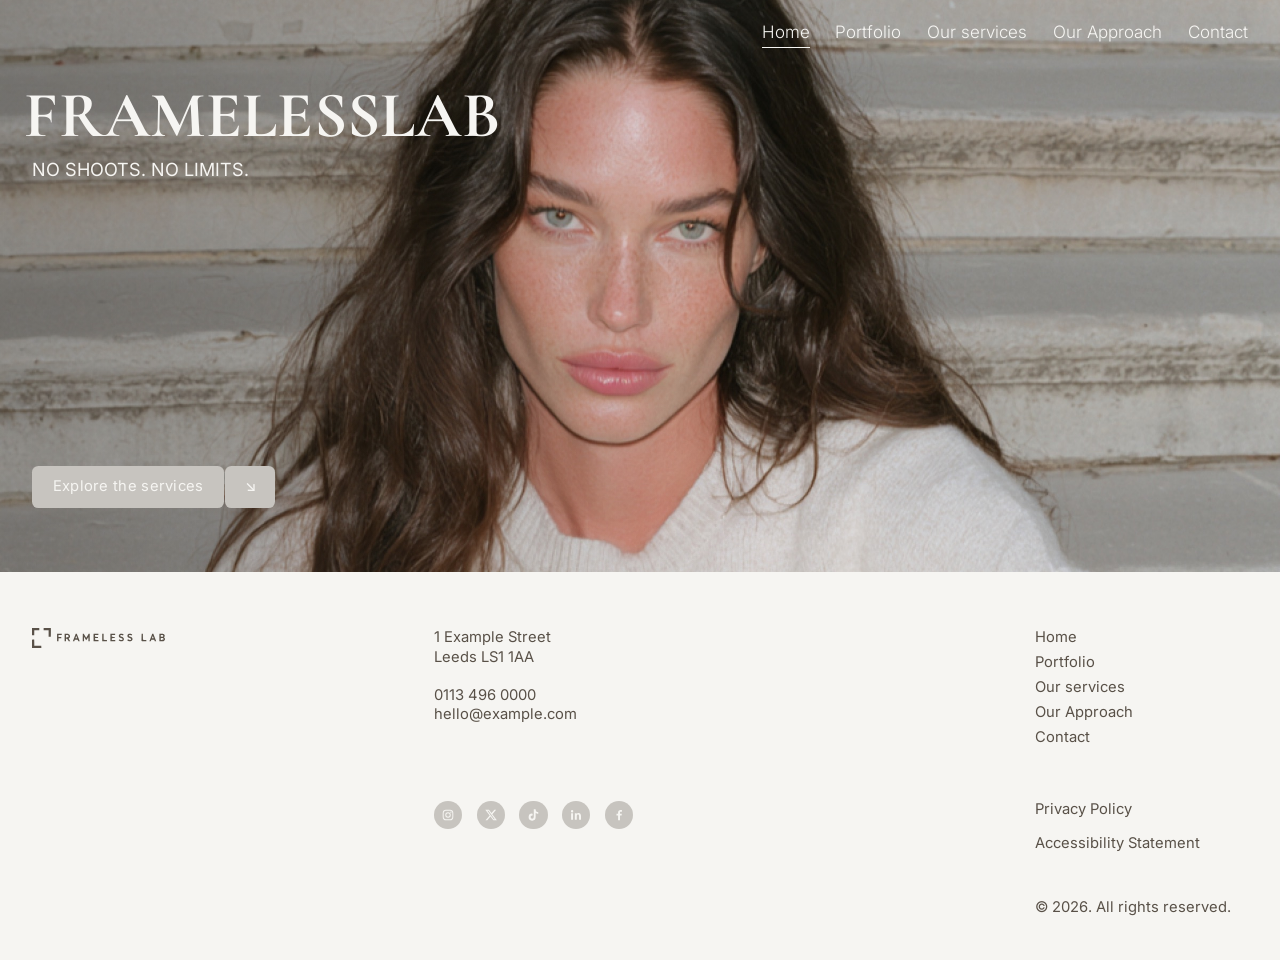
<file: index.html>
<!doctype html>
<html lang="en">
<head>
<meta charset="utf-8">
<meta name="viewport" content="width=device-width, initial-scale=1">
<title>Home | FRAMELESS LAB</title>
<meta name="description" content="FRAMELESS LAB builds realistic AI models and campaign visuals for fashion, beauty, jewelry, food and hospitality brands. No shoots. No limits.">
<meta property="og:title" content="Home | FRAMELESS LAB">
<meta property="og:description" content="FRAMELESS LAB builds realistic AI models and campaign visuals for fashion, beauty, jewelry, food and hospitality brands. No shoots. No limits.">
<meta property="og:image" content="images/hero.jpg">
<meta name="theme-color" content="#595148">
<link rel="preconnect" href="https://fonts.googleapis.com">
<link rel="preconnect" href="https://fonts.gstatic.com" crossorigin>
<link href="https://fonts.googleapis.com/css2?family=Cormorant+Garamond:wght@600;700&family=Inter:wght@300;400;500&display=swap" rel="stylesheet">
<link rel="stylesheet" href="css/style.css">
</head>
<body class="home hdr-light">
<script src="js/site.js"></script>
<main>
<section class="hero">
  <img src="images/hero.jpg" alt="Editorial portrait of an AI-generated model in a white knit" width="2400" height="1350" fetchpriority="high">
  <div class="hero__inner">
    <div><h1>FRAMELESSLAB</h1><p class="hero__tag">NO SHOOTS. NO LIMITS.</p></div>
    <div><a class="btn btn--beige" href="services.html"><span>Explore the services</span><span class="arrow" aria-hidden="true"><i>↘</i></span></a></div>
  </div>
</section>

</main>
</body>
</html>
</file>
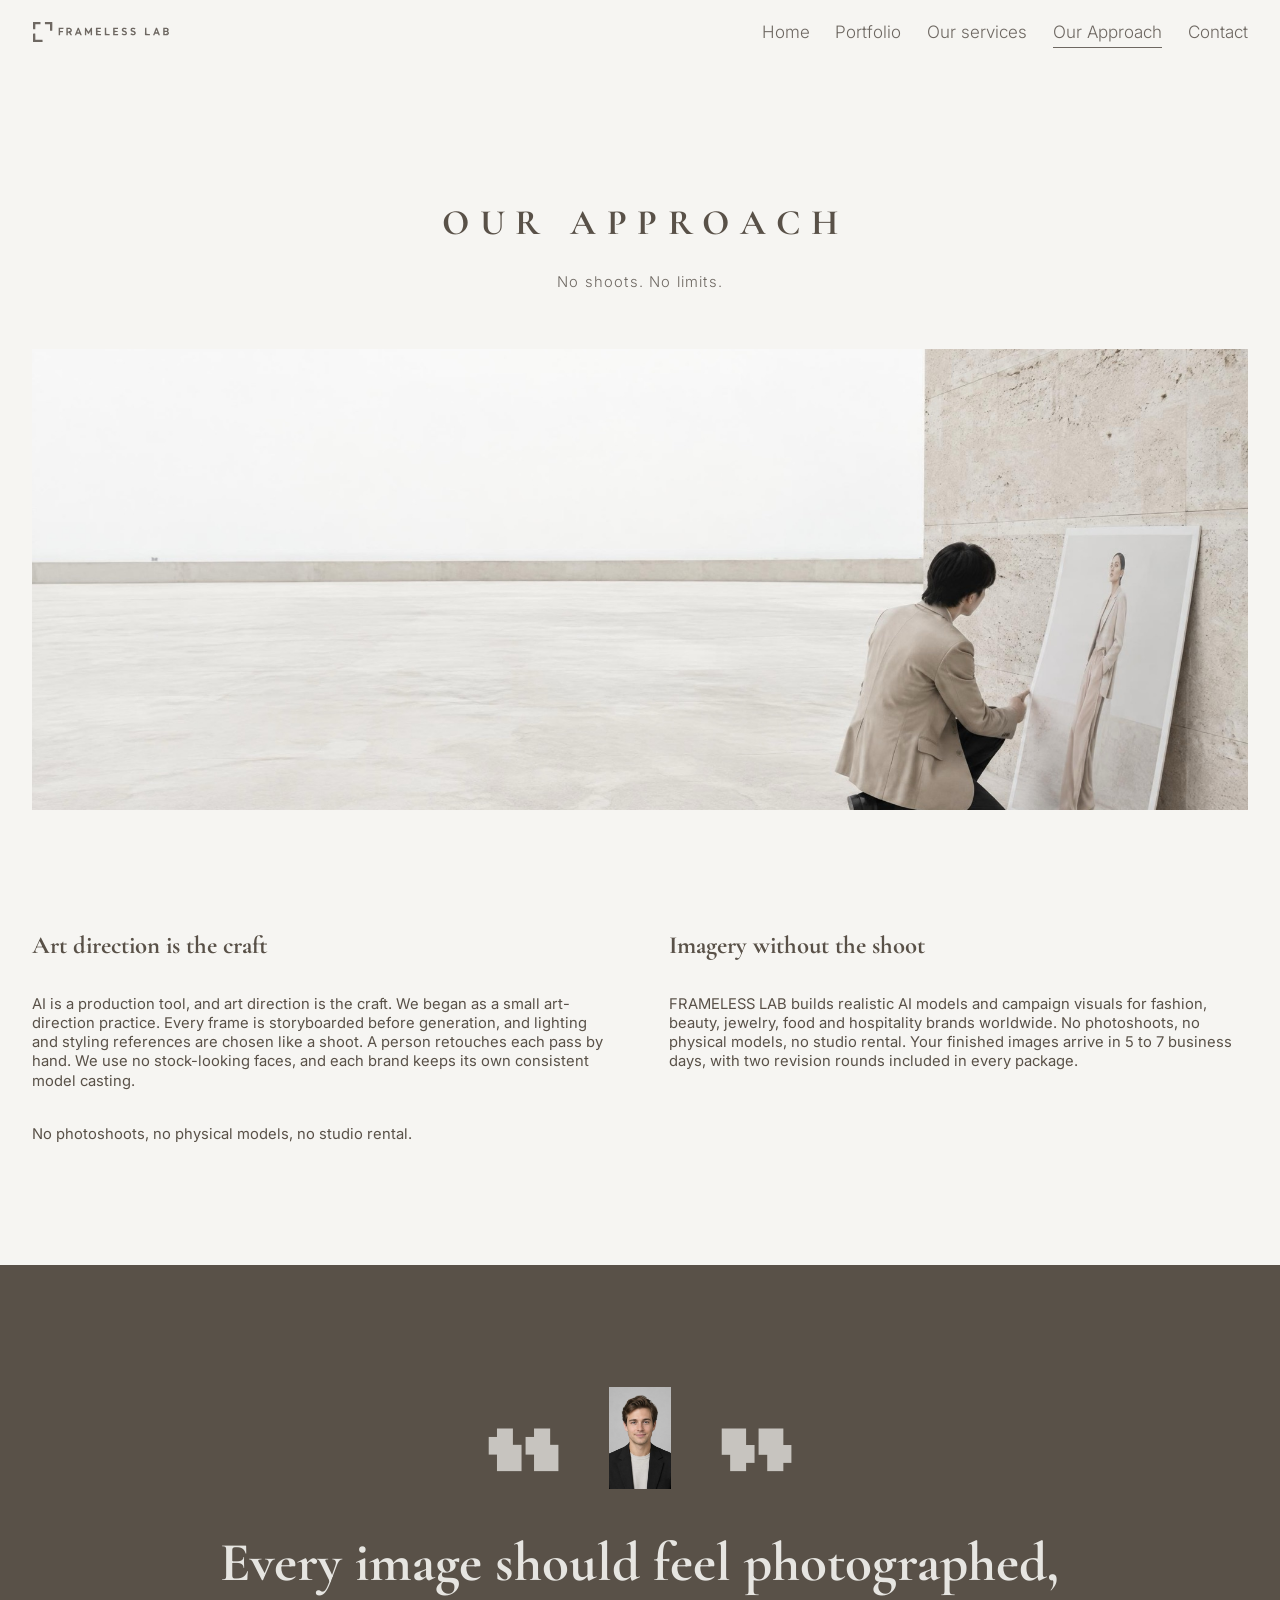
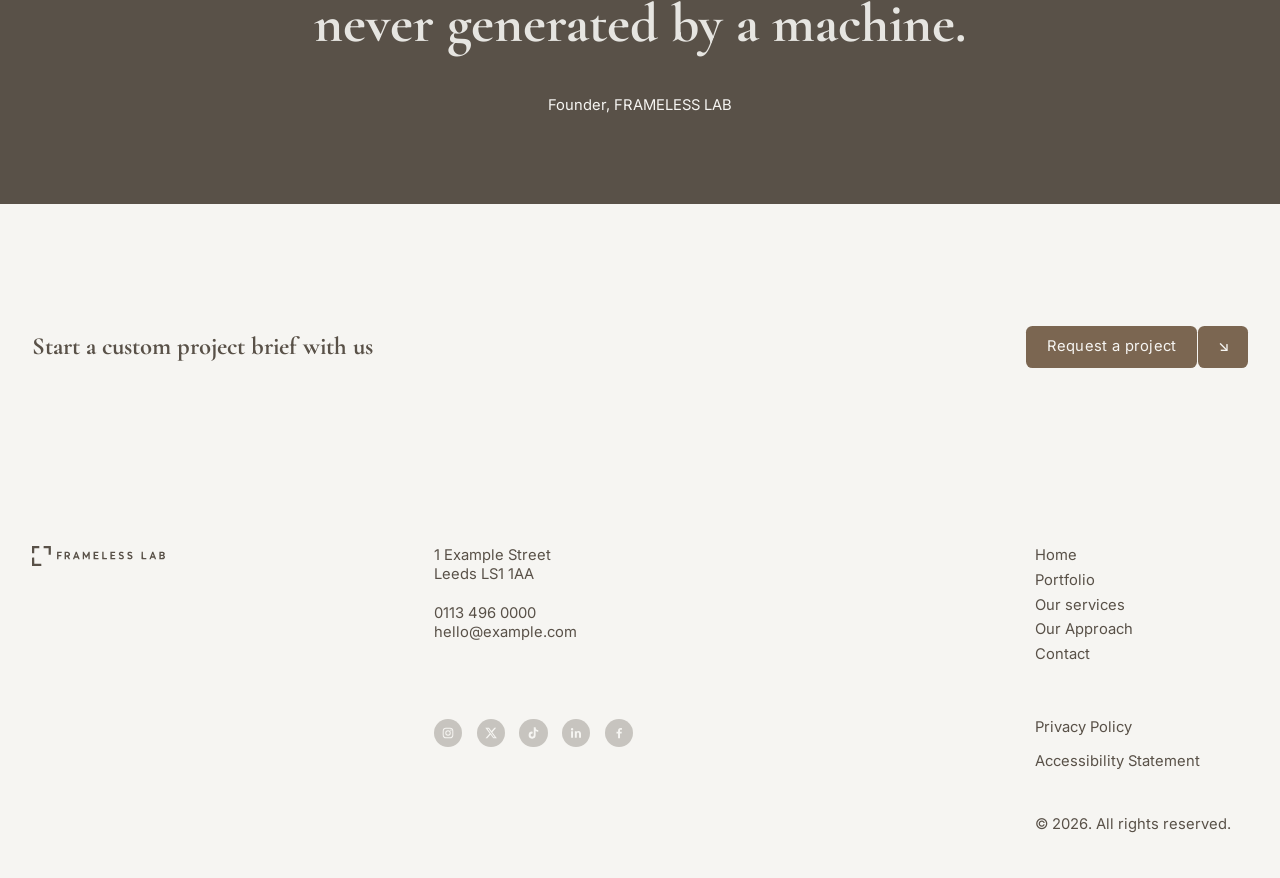
<file: approach.html>
<!doctype html>
<html lang="en">
<head>
<meta charset="utf-8">
<meta name="viewport" content="width=device-width, initial-scale=1">
<title>Our Approach | FRAMELESS LAB</title>
<meta name="description" content="How FRAMELESS LAB works: art direction first, AI as a production tool, every frame storyboarded and retouched by hand.">
<meta property="og:title" content="Our Approach | FRAMELESS LAB">
<meta property="og:description" content="How FRAMELESS LAB works: art direction first, AI as a production tool, every frame storyboarded and retouched by hand.">
<meta property="og:image" content="images/hero.jpg">
<meta name="theme-color" content="#595148">
<link rel="preconnect" href="https://fonts.googleapis.com">
<link rel="preconnect" href="https://fonts.gstatic.com" crossorigin>
<link href="https://fonts.googleapis.com/css2?family=Cormorant+Garamond:wght@600;700&family=Inter:wght@300;400;500&family=Pixelify+Sans:wght@700&display=swap" rel="stylesheet">
<link rel="stylesheet" href="css/style.css">
</head>
<body class="">
<script src="js/site.js"></script>
<main>
<section class="page-top wrap">
  <div class="page-title">
    <h1>Our Approach</h1>
    <p>No shoots. No limits.</p>
  </div>
  <div class="approach__banner reveal"><img class="cover" src="images/work-extra.jpg" alt="An art director kneeling beside a large canvas in a bright, empty studio" width="2000" height="1125"></div>
</section>

<section class="section wrap split">
  <div class="reveal">
    <h2 class="serif">Art direction is the craft</h2>
    <p style="margin-top:2.3rem">AI is a production tool, and art direction is the craft. We began as a small art-direction practice. Every frame is storyboarded before generation, and lighting and styling references are chosen like a shoot. A person retouches each pass by hand. We use no stock-looking faces, and each brand keeps its own consistent model casting.</p>
    <p style="margin-top:2.3rem">No photoshoots, no physical models, no studio rental.</p>
  </div>
  <div class="reveal">
    <h2 class="serif">Imagery without the shoot</h2>
    <p style="margin-top:2.3rem">FRAMELESS LAB builds realistic AI models and campaign visuals for fashion, beauty, jewelry, food and hospitality brands worldwide. No photoshoots, no physical models, no studio rental. Your finished images arrive in 5 to 7 business days, with two revision rounds included in every package.</p>
  </div>
</section>

<div class="dark" style="padding-top:var(--section)">
<figure class="quote wrap  reveal">
  <div class="quote__top"><span class="quote__mark" aria-hidden="true">“</span><img src="images/founder.jpg" alt="Founder of FRAMELESS LAB" width="266" height="400" loading="lazy"><span class="quote__mark" aria-hidden="true">”</span></div>
  <blockquote>Every image should feel photographed, never generated by a machine.</blockquote>
  <figcaption>Founder, FRAMELESS LAB</figcaption>
</figure>
</div>

<section class="wrap" style="padding-block:var(--section)">
  <div class="cta-row">
    <h2 class="serif">Start a custom project brief with us</h2>
    <a class="btn " href="contact.html"><span>Request a project</span><span class="arrow" aria-hidden="true"><i>↘</i></span></a>
  </div>
</section>
</main>
</body>
</html>
</file>
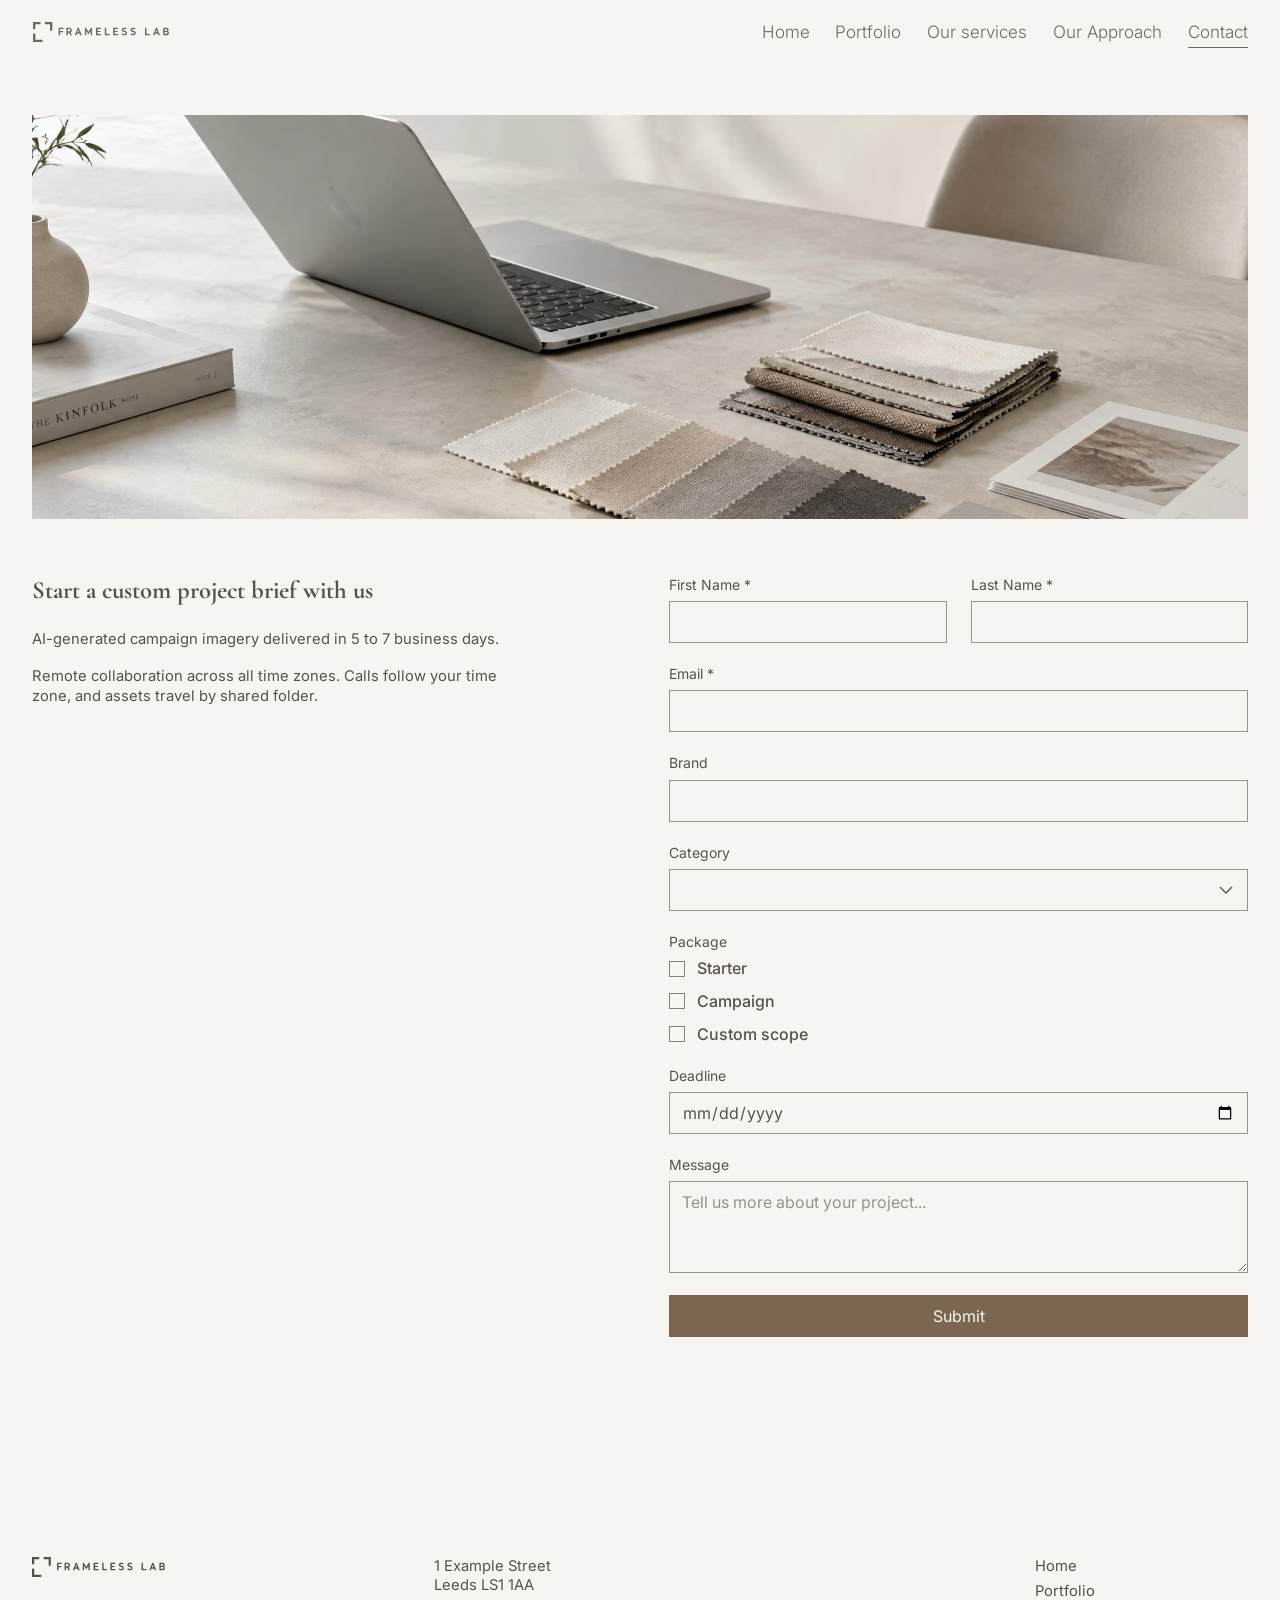
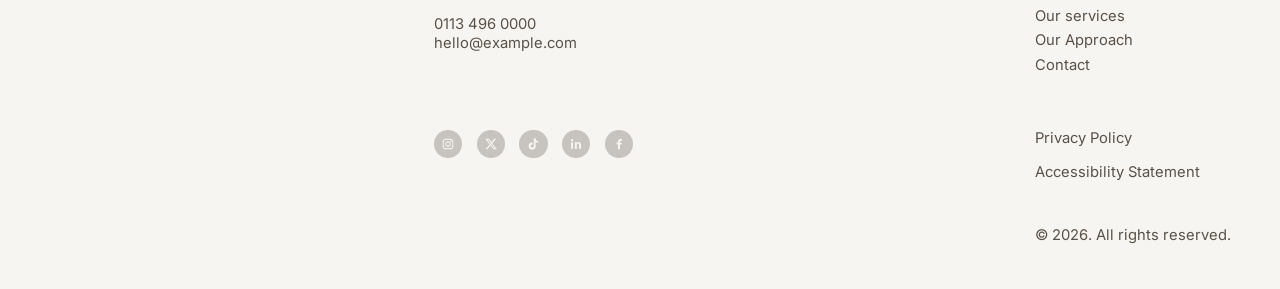
<file: contact.html>
<!doctype html>
<html lang="en">
<head>
<meta charset="utf-8">
<meta name="viewport" content="width=device-width, initial-scale=1">
<title>Contact | FRAMELESS LAB</title>
<meta name="description" content="Start a custom project brief with FRAMELESS LAB. AI-generated campaign imagery delivered in 5 to 7 business days.">
<meta property="og:title" content="Contact | FRAMELESS LAB">
<meta property="og:description" content="Start a custom project brief with FRAMELESS LAB. AI-generated campaign imagery delivered in 5 to 7 business days.">
<meta property="og:image" content="images/hero.jpg">
<meta name="theme-color" content="#595148">
<link rel="preconnect" href="https://fonts.googleapis.com">
<link rel="preconnect" href="https://fonts.gstatic.com" crossorigin>
<link href="https://fonts.googleapis.com/css2?family=Cormorant+Garamond:wght@600;700&family=Inter:wght@300;400;500&display=swap" rel="stylesheet">
<link rel="stylesheet" href="css/style.css">
</head>
<body class="">
<script src="js/site.js"></script>
<main>
<section class="page-top wrap" style="padding-bottom:var(--section)">
  <div class="contact__banner"><img class="cover" src="images/contact-a.jpg" alt="A laptop, material swatches and notebooks on a pale desk" width="2400" height="1350"></div>
  <div class="split contact__grid">
    <div class="contact__intro">
      <h1 class="serif">Start a custom project brief with us</h1>
      <p>AI-generated campaign imagery delivered in 5 to 7 business days.</p>
      <p>Remote collaboration across all time zones. Calls follow your time zone, and assets travel by shared folder.</p>
    </div>
    <form class="form">
      <div><label for="f-first">First Name *</label><input id="f-first" name="First Name" type="text" autocomplete="given-name" required></div>
      <div><label for="f-last">Last Name *</label><input id="f-last" name="Last Name" type="text" autocomplete="family-name" required></div>
      <div class="full"><label for="f-email">Email *</label><input id="f-email" name="Email" type="email" autocomplete="email" required></div>
      <div class="full"><label for="f-brand">Brand</label><input id="f-brand" name="Brand" type="text" autocomplete="organization"></div>
      <div class="full"><label for="f-cat">Category</label>
        <select id="f-cat" name="Category"><option value=""></option><option>Fashion and swimwear</option><option>Beauty and skincare</option><option>Jewelry</option><option>Food and beverage</option><option>Hospitality</option><option>Lifestyle and custom production</option></select></div>
      <fieldset class="full"><legend>Package</legend>
        <label class="check"><input type="checkbox" name="Package" value="Starter">Starter</label>
        <label class="check"><input type="checkbox" name="Package" value="Campaign">Campaign</label>
        <label class="check" style="margin-bottom:0!important"><input type="checkbox" name="Package" value="Custom scope">Custom scope</label>
      </fieldset>
      <div class="full"><label for="f-date">Deadline</label><input id="f-date" name="Deadline" type="date"></div>
      <div class="full"><label for="f-msg">Message</label><textarea id="f-msg" name="Message" placeholder="Tell us more about your project..."></textarea></div>
      <button class="full" type="submit">Submit</button>
      <p class="full form__status" role="status"></p>
    </form>
  </div>
</section>

</main>
</body>
</html>
</file>
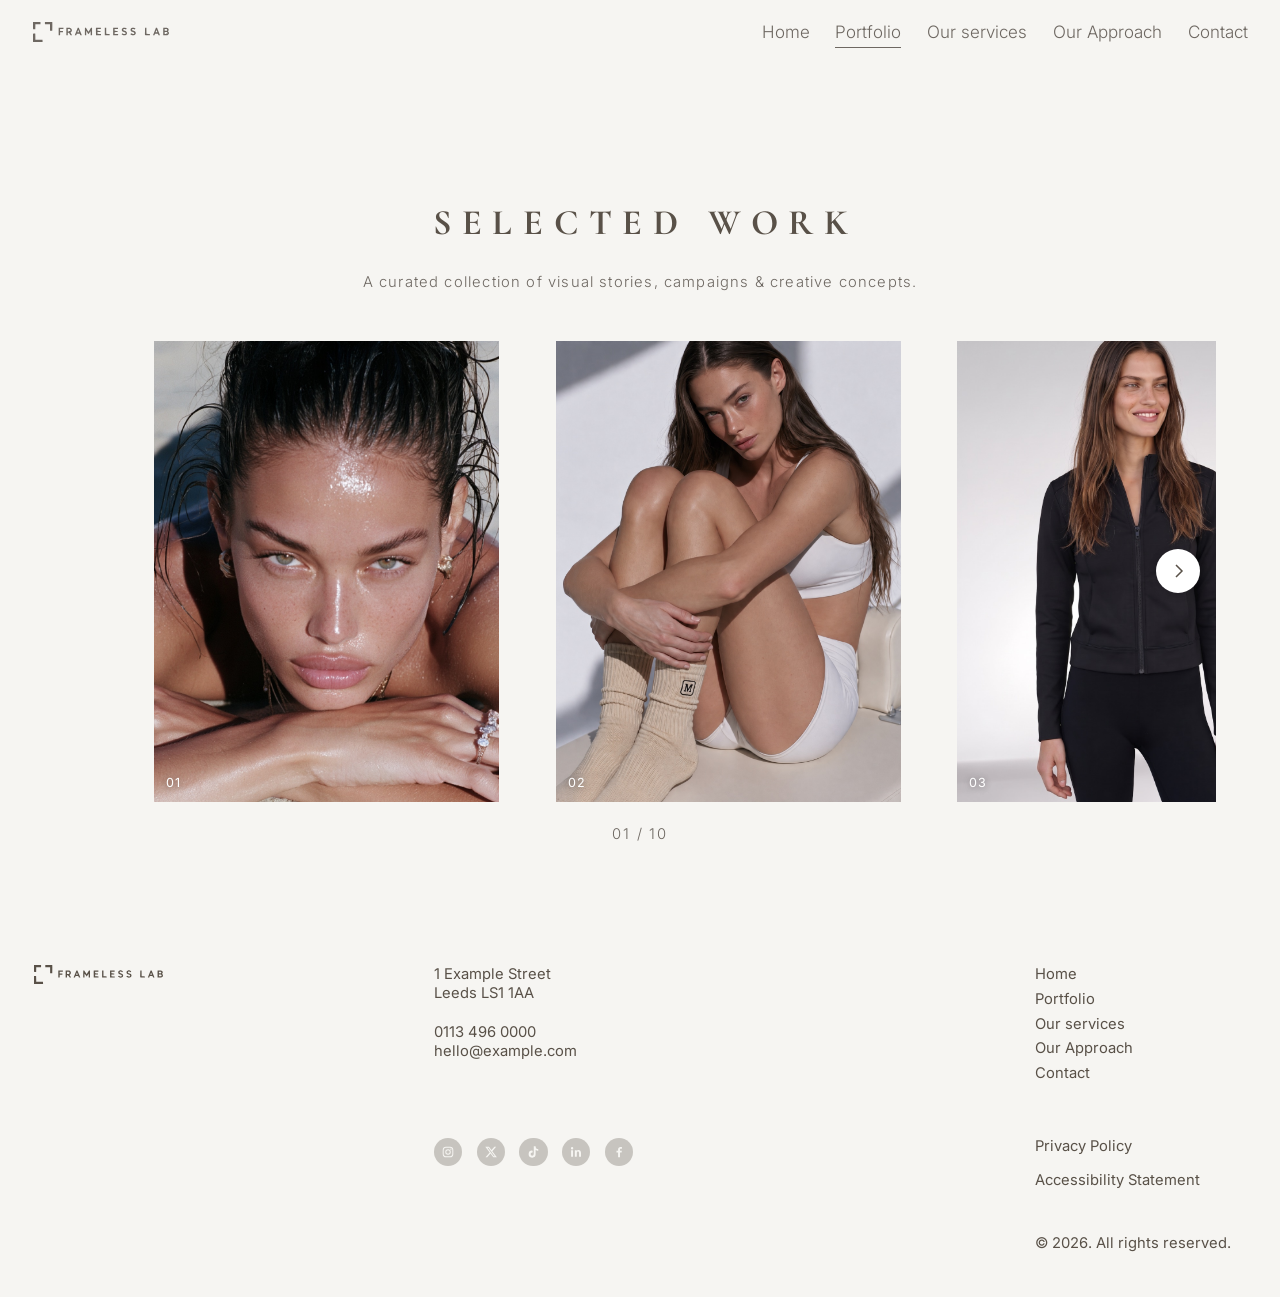
<file: portfolio.html>
<!doctype html>
<html lang="en">
<head>
<meta charset="utf-8">
<meta name="viewport" content="width=device-width, initial-scale=1">
<title>Portfolio | FRAMELESS LAB</title>
<meta name="description" content="Selected work by FRAMELESS LAB: a curated collection of visual stories, campaigns and creative concepts.">
<meta property="og:title" content="Portfolio | FRAMELESS LAB">
<meta property="og:description" content="Selected work by FRAMELESS LAB: a curated collection of visual stories, campaigns and creative concepts.">
<meta property="og:image" content="images/hero.jpg">
<meta name="theme-color" content="#595148">
<link rel="preconnect" href="https://fonts.googleapis.com">
<link rel="preconnect" href="https://fonts.gstatic.com" crossorigin>
<link href="https://fonts.googleapis.com/css2?family=Cormorant+Garamond:wght@600;700&family=Inter:wght@300;400;500&display=swap" rel="stylesheet">
<link rel="stylesheet" href="css/style.css">
</head>
<body class="">
<script src="js/site.js"></script>
<main>
<section class="page-top" style="padding-bottom:clamp(40px,5vw,72px)">
  <div class="page-title wrap">
    <h1>Selected Work</h1>
    <p>A curated collection of visual stories, campaigns &amp; creative concepts.</p>
  </div>
  <div class="carousel" aria-roledescription="carousel" aria-label="Selected work">
    <div class="carousel__track">
      <figure class="slide" tabindex="0" role="button" aria-label="Open image 1 of 10"><img class="cover" src="images/portfolio-01.jpg" alt="Beauty close-up of a model with wet hair resting on her arms" loading="eager"><span>01</span></figure>
      <figure class="slide" tabindex="0" role="button" aria-label="Open image 2 of 10"><img class="cover" src="images/portfolio-02.jpg" alt="Model seated in white loungewear and knit socks" loading="eager"><span>02</span></figure>
      <figure class="slide" tabindex="0" role="button" aria-label="Open image 3 of 10"><img class="cover" src="images/portfolio-03.jpg" alt="Model in a black tailored suit" loading="eager"><span>03</span></figure>
      <figure class="slide" tabindex="0" role="button" aria-label="Open image 4 of 10"><img class="cover" src="images/portfolio-04.jpg" alt="Model holding a skincare jar against a pink backdrop" loading="lazy"><span>04</span></figure>
      <figure class="slide" tabindex="0" role="button" aria-label="Open image 5 of 10"><img class="cover" src="images/portfolio-05.jpg" alt="Portrait of a model looking over her shoulder" loading="lazy"><span>05</span></figure>
      <figure class="slide" tabindex="0" role="button" aria-label="Open image 6 of 10"><img class="cover" src="images/portfolio-06.jpg" alt="Product still life in a mesh bag on dark stone" loading="lazy"><span>06</span></figure>
      <figure class="slide" tabindex="0" role="button" aria-label="Open image 7 of 10"><img class="cover" src="images/portfolio-07.jpg" alt="Clean beauty portrait with slicked-back hair" loading="lazy"><span>07</span></figure>
      <figure class="slide" tabindex="0" role="button" aria-label="Open image 8 of 10"><img class="cover" src="images/portfolio-08.jpg" alt="Model walking in a black suit with a white bag" loading="lazy"><span>08</span></figure>
      <figure class="slide" tabindex="0" role="button" aria-label="Open image 9 of 10"><img class="cover" src="images/portfolio-09.jpg" alt="Skincare products on a silver tray in linen" loading="lazy"><span>09</span></figure>
      <figure class="slide" tabindex="0" role="button" aria-label="Open image 10 of 10"><img class="cover" src="images/portfolio-10.jpg" alt="Sunlit beauty portrait" loading="lazy"><span>10</span></figure>
    </div>
  </div>
  <p class="carousel__count" aria-live="polite">01 / 10</p>
</section>

</main>
</body>
</html>
</file>
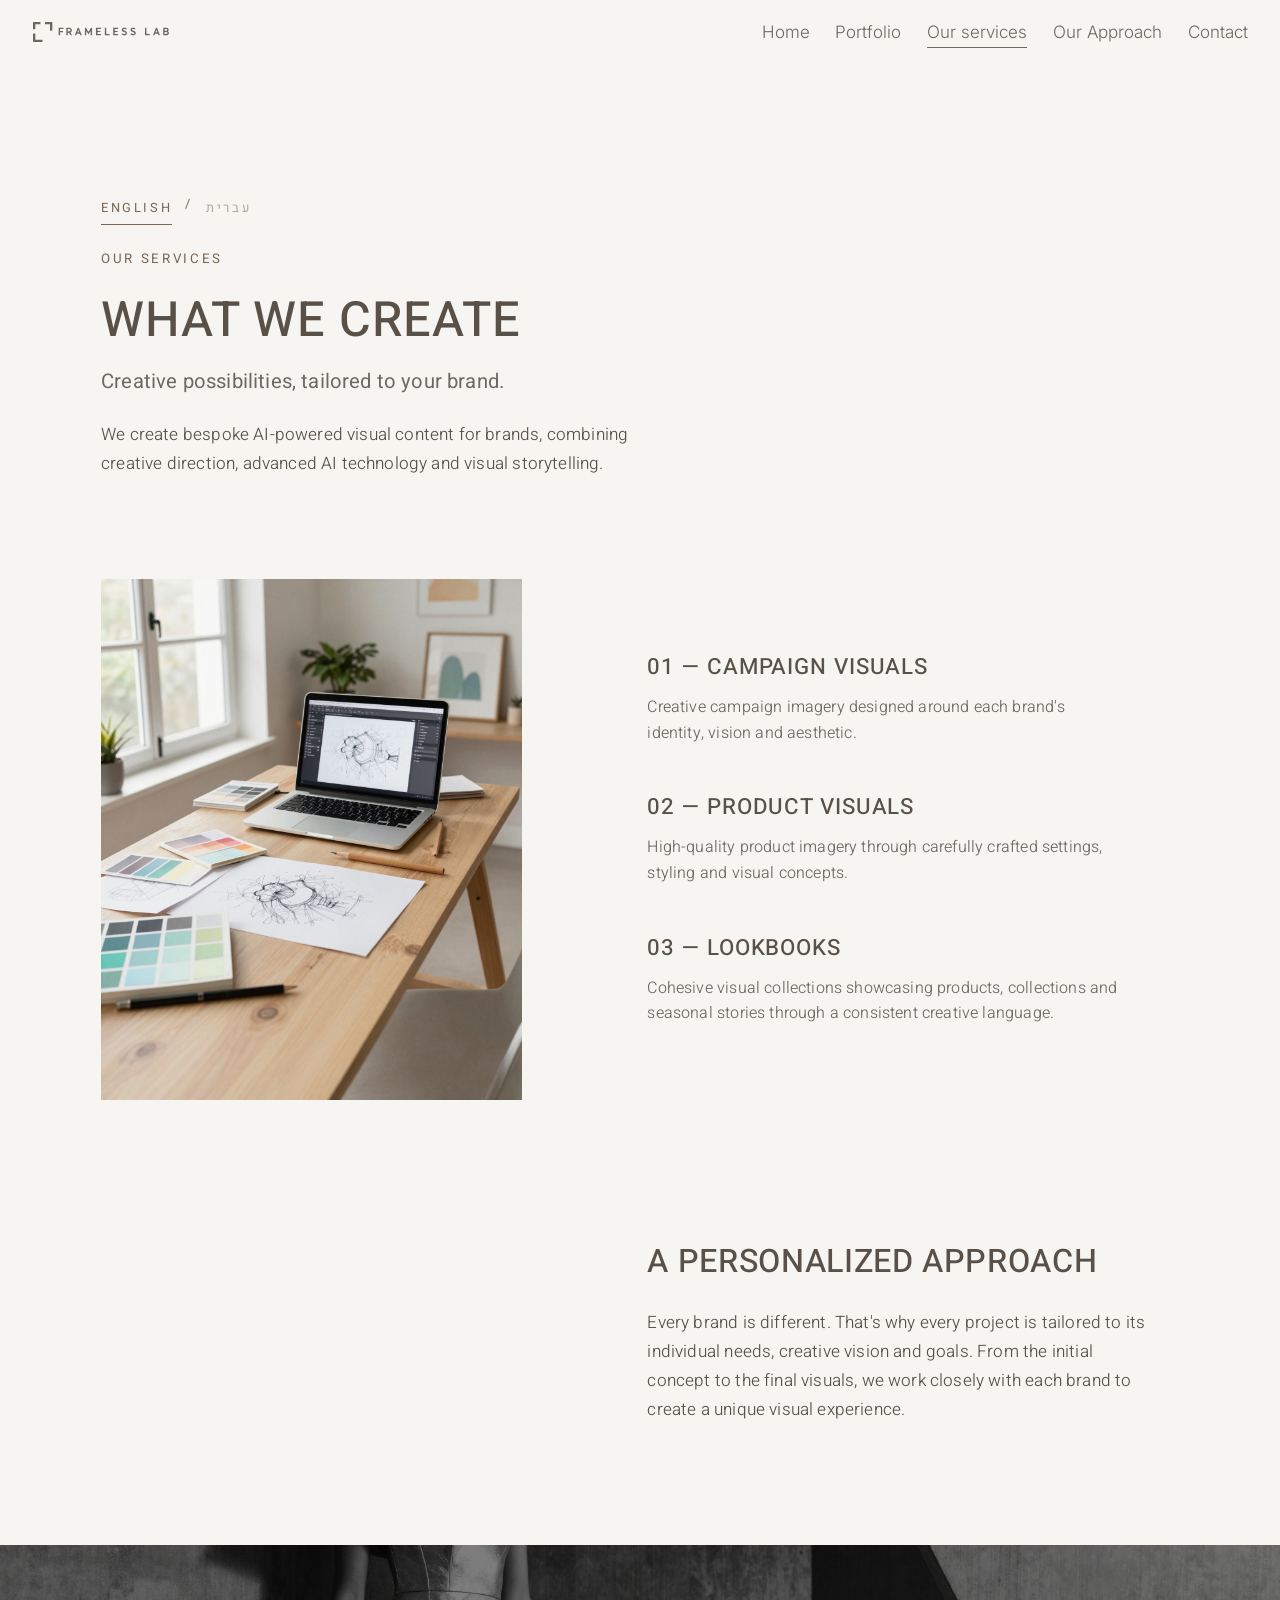
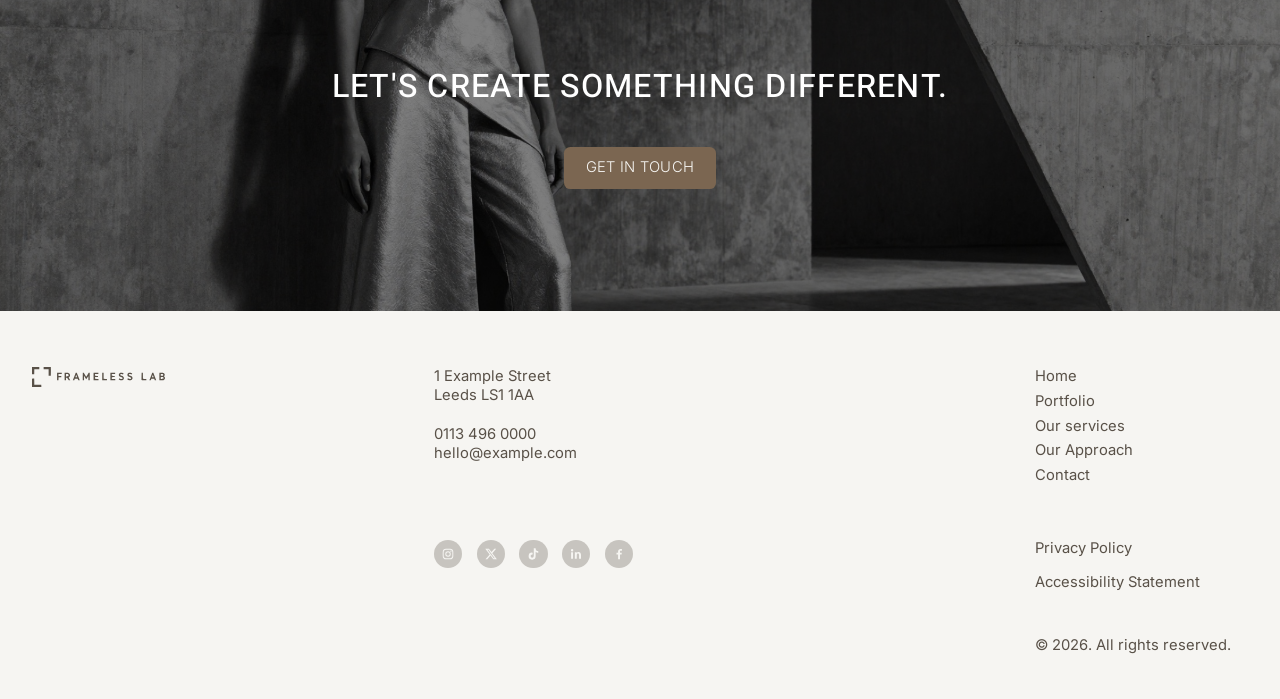
<file: services.html>
<!doctype html>
<html lang="en">
<head>
<meta charset="utf-8">
<meta name="viewport" content="width=device-width, initial-scale=1">
<title>Our services | FRAMELESS LAB</title>
<meta name="description" content="What FRAMELESS LAB creates: campaign visuals, product visuals and lookbooks.">
<meta property="og:title" content="Our services | FRAMELESS LAB">
<meta property="og:description" content="What FRAMELESS LAB creates: campaign visuals, product visuals and lookbooks.">
<meta property="og:image" content="images/hero.jpg">
<meta name="theme-color" content="#595148">
<link rel="preconnect" href="https://fonts.googleapis.com">
<link rel="preconnect" href="https://fonts.gstatic.com" crossorigin>
<link href="https://fonts.googleapis.com/css2?family=Cormorant+Garamond:wght@600;700&family=Inter:wght@300;400;500&family=Heebo:wght@300;400;500&display=swap" rel="stylesheet">
<link rel="stylesheet" href="css/style.css">
</head>
<body class="">
<script src="js/site.js"></script>
<main>
<section class="svc page-top">
  <div class="svc__pad svc__intro">
    <div class="lang" role="group" aria-label="Language"><button type="button" data-set="en" aria-pressed="true">ENGLISH</button><span aria-hidden="true">/</span><button type="button" data-set="he" aria-pressed="false" lang="he">עברית</button></div>
  </div>
  <div data-lang="en" lang="en" dir="ltr">
    <div class="svc__pad">
      <p class="svc__eyebrow">OUR SERVICES</p>
      <h1>What we create</h1>
      <p class="svc__tag">Creative possibilities, tailored to your brand.</p>
      <p class="svc__lead">We create bespoke AI-powered visual content for brands, combining creative direction, advanced AI technology and visual storytelling.</p>
      <div class="svc__grid">
        <div class="frame reveal"><img class="cover" src="images/svc-c.jpg" alt="A designer's desk with a laptop, sketches and colour swatches" loading="lazy"></div>
        <ul class="svc__list">
        <li class="reveal"><h3>01 — CAMPAIGN VISUALS</h3><p>Creative campaign imagery designed around each brand's identity, vision and aesthetic.</p></li>
        <li class="reveal"><h3>02 — PRODUCT VISUALS</h3><p>High-quality product imagery through carefully crafted settings, styling and visual concepts.</p></li>
        <li class="reveal"><h3>03 — LOOKBOOKS</h3><p>Cohesive visual collections showcasing products, collections and seasonal stories through a consistent creative language.</p></li>
        </ul>
      </div>
      <div class="svc__personal"><div class="reveal"><h2>A PERSONALIZED APPROACH</h2><p>Every brand is different. That's why every project is tailored to its individual needs, creative vision and goals. From the initial concept to the final visuals, we work closely with each brand to create a unique visual experience.</p></div></div>
    </div>
    <div class="svc__cta"><img src="images/svc-d.jpg" alt="" loading="lazy"><div><h2>LET'S CREATE SOMETHING DIFFERENT.</h2><a class="btn btn--plain" href="contact.html"><span>GET IN TOUCH</span></a></div></div>
  </div>
  <div data-lang="he" lang="he" dir="rtl" hidden>
    <div class="svc__pad">
      <p class="svc__eyebrow">השירותים שלנו</p>
      <h1>מה אנחנו יוצרים</h1>
      <p class="svc__tag">בלי סטודיו. בלי תפאורה. בלי יום צילום.</p><p class="svc__tag" style="margin-top:0">רק קריאייטיב, טכנולוגיה ותוצאה שנבנית בדיוק כמו שדמיינת.</p>
      <p class="svc__lead">אנחנו יוצרים תוכן ויזואלי למותגים באמצעות בינה מלאכותית, משלב הרעיון והקונספט ועד לתמונות הסופיות. כל פרויקט נבנה בהתאמה אישית למותג, למוצרים ולשפה העיצובית שלו.</p>
      <div class="svc__grid">
        <div class="frame reveal"><img class="cover" src="images/svc-a.jpg" alt="שתי דוגמניות בלבוש בהיר בצילום אופנה" loading="lazy"></div>
        <ul class="svc__list">
        <li class="reveal"><h3>01 — קמפיינים ויזואליים</h3><p>יצירת דימויים לקמפיינים, המבוססים על הזהות, החזון והשפה הייחודית של כל מותג.</p></li>
        <li class="reveal"><h3>02 — צילומי מוצר</h3><p>יצירת תוכן ויזואלי למוצרים, באמצעות סביבות, סטיילינג וקונספטים שנבנים במיוחד עבורם.</p></li>
        <li class="reveal"><h3>03 — לוקבוקים</h3><p>יצירת סדרות ויזואליות אחידות המציגות מוצרים, קולקציות וסיפורים עונתיים בשפה קריאייטיבית מגובשת.</p></li>
        </ul>
      </div>
      <div class="svc__personal"><div class="reveal"><h2>גישה אישית לכל מותג</h2><p>כל מותג הוא עולם בפני עצמו. לכן כל פרויקט נבנה בהתאמה לצרכים, לחזון ולמטרות הייחודיות שלו. משלב גיבוש הרעיון ועד לתוצרים הסופיים, אנחנו עובדים יחד עם כל מותג כדי ליצור חוויה ויזואלית ייחודית.</p></div></div>
    </div>
    <div class="svc__cta"><img src="images/svc-b.jpg" alt="" loading="lazy"><div><h2>בואו ליצור משהו אחר.</h2><a class="btn btn--plain" href="contact.html"><span>צרו קשר</span></a></div></div>
  </div>
</section>

</main>
</body>
</html>
</file>
<file: css/style.css>
/* FRAMELESS LAB — site styles
   Palette and type are taken from the original Wix site. */

:root {
  --cream: #f6f5f2;
  --brown: #595148;
  --beige: #c7c4bf;
  --sand: #e6e5e1;
  --accent: #7b6651;
  --muted: #6e6862;
  --line: rgba(89, 81, 72, 0.25);

  --serif: "Cormorant Garamond", "Times New Roman", serif;
  --sans: "Inter", "Helvetica Neue", Helvetica, Arial, sans-serif;
  --heebo: "Heebo", "Inter", Arial, sans-serif;

  --gutter: clamp(20px, 2.5vw, 48px);
  --section: clamp(72px, 9.5vw, 150px);
  --header-h: 64px;
  --radius: 0.43rem;
}

*,
*::before,
*::after { box-sizing: border-box; }

html {
  font-size: clamp(14px, 0.6vw + 7.1px, 17px);
  scroll-behavior: smooth;
  scroll-padding-top: var(--header-h);
  -webkit-text-size-adjust: 100%;
}

body {
  margin: 0;
  background: var(--cream);
  color: var(--brown);
  font-family: var(--sans);
  font-size: 1rem;
  line-height: 1.3;
  -webkit-font-smoothing: antialiased;
  overflow-x: hidden;
}

img { display: block; max-width: 100%; }
a { color: inherit; text-decoration: none; }
h1, h2, h3, p, ul, figure { margin: 0; }
ul { padding: 0; list-style: none; }
button { font: inherit; color: inherit; background: none; border: 0; padding: 0; cursor: pointer; }
:focus-visible { outline: 2px solid currentColor; outline-offset: 3px; }

.wrap { padding-inline: var(--gutter); }
.serif { font-family: var(--serif); font-weight: 700; font-size: clamp(1.4rem, 1.15rem + 0.6vw, 1.714rem); line-height: 1.2; }
.label { font-weight: 500; font-size: 1.071rem; line-height: 1.35; }
.accent { color: var(--accent); }
.sr-only { position: absolute; width: 1px; height: 1px; overflow: hidden; clip-path: inset(50%); white-space: nowrap; }

/* ---------- Header ---------- */
.site-header {
  position: fixed; inset: 0 0 auto 0; z-index: 50;
  height: var(--header-h);
  display: flex; align-items: center; justify-content: space-between;
  padding-inline: var(--gutter);
  color: var(--muted);
  transition: background-color 0.3s, color 0.3s, box-shadow 0.3s;
}
.hdr-light .site-header { color: var(--cream); }
.site-header.is-scrolled {
  background: rgba(89, 81, 72, 0.94);
  color: var(--cream);
  backdrop-filter: blur(8px);
}
.logo {
  display: block; width: 9.4rem; aspect-ratio: 1040 / 153;
  background: currentColor;
  -webkit-mask: url(../images/logo.svg) center / contain no-repeat;
  mask: url(../images/logo.svg) center / contain no-repeat;
}
.brand { transition: opacity 0.3s; }
.home .site-header:not(.is-scrolled) .brand { opacity: 0; pointer-events: none; }

.nav { display: flex; gap: 1.75rem; font-size: 1.156rem; font-weight: 300; }
.nav a { position: relative; padding-block: 0.3rem; }
.nav a::after {
  content: ""; position: absolute; inset: auto 0 0 0; height: 1px; background: currentColor;
  transform: scaleX(0); transform-origin: left; transition: transform 0.3s;
}
.nav a:hover::after, .nav a[aria-current="page"]::after { transform: scaleX(1); }

.menu-btn { display: none; width: 44px; height: 44px; margin-inline-end: -10px; position: relative; }
.menu-btn span, .menu-btn::before, .menu-btn::after {
  content: ""; position: absolute; left: 10px; right: 10px; height: 1px; background: currentColor;
  transition: transform 0.3s, opacity 0.2s;
}
.menu-btn::before { top: 15px; }
.menu-btn span { top: 22px; }
.menu-btn::after { top: 29px; }
.menu-open .menu-btn::before { transform: translateY(7px) rotate(45deg); }
.menu-open .menu-btn::after { transform: translateY(-7px) rotate(-45deg); }
.menu-open .menu-btn span { opacity: 0; }

.mobile-menu {
  position: fixed; inset: 0; z-index: 40;
  background: var(--cream); color: var(--brown);
  display: flex; flex-direction: column; align-items: flex-end; gap: 1.1rem;
  padding: calc(var(--header-h) + 24px) var(--gutter) 32px;
  font-family: var(--serif); font-weight: 600; font-size: 2rem;
  opacity: 0; visibility: hidden; transition: opacity 0.3s, visibility 0.3s;
}
.menu-open .mobile-menu { opacity: 1; visibility: visible; }
.menu-open .site-header { color: var(--brown); background: transparent; backdrop-filter: none; }
.menu-open .home .site-header .brand, .menu-open .site-header .brand { opacity: 1; pointer-events: auto; }
.menu-open { overflow: hidden; }

/* ---------- Buttons ---------- */
.btn {
  display: inline-flex; align-items: stretch; gap: 1px;
  font-size: 1rem; letter-spacing: 0.02em; line-height: 1.3;
  --bg: var(--accent); --fg: var(--cream);
}
.btn > span {
  display: flex; align-items: center; background: var(--bg); color: var(--fg);
  border-radius: var(--radius); padding: 0.78rem 1.4rem; transition: filter 0.2s;
}
.btn > .arrow { padding-inline: 1.3rem; font-weight: 500; }
.btn .arrow i { font-style: normal; display: block; transition: transform 0.25s; }
.btn:hover > span { filter: brightness(0.93); }
.btn:hover .arrow i { transform: translate(2px, 2px); }
.btn--beige { --bg: var(--beige); --fg: var(--cream); }
.btn--cream { --bg: var(--cream); --fg: var(--accent); }
.btn--plain > span:first-child { padding-inline: 1.5rem; }

/* ---------- Sections ---------- */
.section { padding-block: var(--section); }
.dark { background: var(--brown); color: var(--cream); }
.dark .soft { color: var(--beige); }
.page-top { padding-top: calc(var(--header-h) + clamp(24px, 4vw, 64px)); }

.split { display: grid; grid-template-columns: 1fr 1fr; gap: clamp(28px, 4.6vw, 66px); align-items: start; }
.split--center { align-items: center; }
.cover { width: 100%; height: 100%; object-fit: cover; }
.stack > * + * { margin-top: 1.3rem; }

/* ---------- Home: hero ---------- */
.hero { position: relative; height: clamp(520px, 44.7vw, 860px); color: var(--cream); overflow: hidden; }
.hero img { position: absolute; inset: 0; width: 100%; height: 100%; object-fit: cover; object-position: 50% 30%; }
.hero::after { content: ""; position: absolute; inset: 0; background: linear-gradient(90deg, rgba(40, 34, 28, 0.28), transparent 60%); }
.hero__inner {
  position: relative; z-index: 1; height: 100%;
  display: flex; flex-direction: column; justify-content: space-between;
  padding: clamp(84px, 6.5vw, 100px) var(--gutter) clamp(40px, 5vw, 76px);
}
.hero h1 { font-family: var(--serif); font-weight: 700; font-size: clamp(2.7rem, 5.06vw, 6rem); line-height: 1; letter-spacing: 0.005em; margin-left: -0.12em; }
.hero__tag { margin-top: 0.6rem; font-size: clamp(1.07rem, 1.42vw, 1.4rem); }

/* ---------- Home: about ---------- */
.about__img { aspect-ratio: 653 / 659; }
.about__text { align-self: center; max-width: 34rem; }
.about__text p { font-family: var(--serif); font-weight: 700; font-size: clamp(1.3rem, 1.1rem + 0.6vw, 1.714rem); line-height: 1.2; color: var(--beige); margin-top: clamp(1.4rem, 4.4vw, 4rem); }

/* ---------- Quote ---------- */
.quote { text-align: center; padding-block: 0 clamp(64px, 7vw, 110px); }
.quote__top { display: flex; align-items: center; justify-content: center; gap: clamp(20px, 3vw, 44px); margin-bottom: clamp(24px, 3.5vw, 52px); }
.quote__mark { font-family: "Pixelify Sans", var(--sans); font-weight: 700; font-size: clamp(8rem, 15vw, 15.5rem); line-height: 1; height: 0.36em; display: flex; align-items: flex-start; margin-top: -0.1em; color: var(--beige); user-select: none; }
.quote__top img { width: clamp(56px, 4.9vw, 78px); height: auto; aspect-ratio: 71 / 115; object-fit: cover; }
.quote blockquote { margin: 0 auto; max-width: 61rem; font-family: var(--serif); font-weight: 700; font-size: clamp(1.95rem, 4.3vw, 5rem); line-height: 1.1; color: var(--sand); text-wrap: balance; }
.quote figcaption { margin-top: clamp(24px, 3.2vw, 48px); }
.on-cream.quote blockquote { color: var(--brown); }
.on-cream .quote__mark { color: var(--beige); }

/* ---------- Home: services ---------- */
.services__grid { display: grid; grid-template-columns: repeat(3, 1fr); gap: clamp(40px, 5.2vw, 76px) clamp(24px, 2.4vw, 36px); margin-top: clamp(48px, 9vw, 130px); }
.service svg { width: 16px; height: 16px; fill: var(--beige); margin-bottom: 1.6rem; display: block; }
.service p { margin-top: 1.1rem; color: var(--beige); max-width: 27.5rem; }

/* ---------- Home: selected work ---------- */
.work { padding-top: clamp(24px, 2vw, 32px); }
.work__item { display: block; margin-top: 1.5rem; }
.work__item + .work__item { margin-top: clamp(36px, 4.6vw, 68px); }
.work__item .frame { overflow: hidden; aspect-ratio: 1374 / 781; }
.work__item img { transition: transform 1.2s cubic-bezier(0.2, 0.7, 0.2, 1); }
.work__item:hover img { transform: scale(1.025); }
.work__cap { display: flex; justify-content: space-between; margin-top: 1rem; }
.work__cap span:last-child { color: var(--beige); }
.work .btn { margin-top: clamp(40px, 4.6vw, 68px); }
.band { aspect-ratio: 1447 / 457; min-height: 220px; width: 100%; }
.pixels {
  height: 26px; background-color: var(--cream);
  background-image: url("data:image/svg+xml,%3Csvg xmlns='http://www.w3.org/2000/svg' width='360' height='26' fill='%23595148'%3E%3Cpath d='M6 2h5v5H6zM40 4h5v5h-5zM88 0h5v5h-5zM93 5h5v5h-5zM142 3h5v5h-5zM196 1h5v5h-5zM201 6h5v5h-5zM250 4h5v5h-5zM301 2h5v5h-5zM338 5h5v5h-5z'/%3E%3Cpath opacity='.45' d='M22 9h5v5h-5zM64 2h5v5h-5zM118 8h5v5h-5zM170 6h5v5h-5zM226 9h5v5h-5zM276 1h5v5h-5zM320 9h5v5h-5z'/%3E%3Cpath opacity='.2' d='M12 15h5v5h-5zM78 14h5v5h-5zM150 16h5v5h-5zM212 15h5v5h-5zM290 14h5v5h-5z'/%3E%3C/svg%3E");
  background-repeat: repeat-x;
}
.pro__img { aspect-ratio: 889 / 498; }
.pro { grid-template-columns: 1.92fr 1fr; }

/* ---------- Footer ---------- */
.site-footer { padding: clamp(48px, 4.4vw, 64px) var(--gutter) clamp(32px, 3.4vw, 52px); display: grid; grid-template-columns: 1.3fr 2fr 0.75fr; gap: 32px; line-height: 1.3; }
.site-footer .logo { width: 9rem; }
.site-footer address { font-style: normal; }
.site-footer address p + p { margin-top: 1.3rem; }
.site-footer a:hover { text-decoration: underline; text-underline-offset: 3px; }
.social { display: flex; gap: 1rem; margin-top: 5.2rem; }
.social a { width: 1.9rem; height: 1.9rem; border-radius: 50%; background: var(--beige); color: var(--cream); display: grid; place-items: center; transition: background-color 0.2s; }
.social a:hover { background: var(--accent); }
.social svg { width: 0.95rem; height: 0.95rem; fill: currentColor; }
.footer__nav li + li { margin-top: 0.38rem; }
.footer__legal { margin-top: 3.6rem; }
.footer__legal p + p { margin-top: 1rem; }
.footer__legal p:last-child { margin-top: 3rem; }

/* ---------- Portfolio ---------- */
.page-title { text-align: center; padding-top: clamp(40px, 7vw, 100px); }
.page-title h1 { font-family: var(--serif); font-weight: 700; font-size: clamp(1.7rem, 2.8vw, 2.9rem); letter-spacing: 0.3em; margin-right: -0.3em; text-transform: uppercase; line-height: 1; }
.page-title p { margin-top: 2.2rem; font-weight: 300; letter-spacing: 0.08em; color: var(--muted); }

.carousel { position: relative; margin-top: clamp(32px, 3.8vw, 56px); padding-inline: clamp(0px, 5vw, 72px); }
.carousel__track {
  display: flex; gap: clamp(16px, 4.4vw, 64px);
  overflow-x: auto; scroll-snap-type: x mandatory; scrollbar-width: none;
  padding-inline: clamp(20px, 7vw, 101px); scroll-padding-inline: clamp(20px, 7vw, 101px);
}
.carousel__track::-webkit-scrollbar { display: none; }
.slide { flex: 0 0 clamp(240px, 27vw, 420px); aspect-ratio: 3 / 4; scroll-snap-align: start; overflow: hidden; cursor: zoom-in; position: relative; }
.slide img { transition: transform 0.9s cubic-bezier(0.2, 0.7, 0.2, 1); }
.slide:hover img { transform: scale(1.03); }
.slide span { position: absolute; left: 12px; bottom: 10px; color: #fff; font-size: 0.85rem; letter-spacing: 0.08em; text-shadow: 0 1px 6px rgba(0, 0, 0, 0.45); }
.carousel__btn {
  position: absolute; top: 50%; z-index: 2; width: 44px; height: 44px; margin-top: -22px;
  border-radius: 50%; background: #fff; color: var(--brown); box-shadow: 0 2px 10px rgba(0, 0, 0, 0.12);
  display: grid; place-items: center; transition: opacity 0.2s, transform 0.2s;
}
.carousel__btn:hover { transform: scale(1.06); }
.carousel__btn[disabled] { opacity: 0; pointer-events: none; }
.carousel__btn svg, .lightbox button svg { width: 18px; height: 18px; fill: none; stroke: currentColor; stroke-width: 1.5; }
.carousel__btn--prev { left: clamp(8px, 5vw + 16px, 124px); }
.carousel__btn--next { right: clamp(8px, 5vw + 16px, 124px); }
.carousel__count { text-align: center; margin-top: 1.6rem; font-weight: 300; letter-spacing: 0.12em; color: var(--muted); }

.lightbox { position: fixed; inset: 0; z-index: 100; background: rgba(40, 35, 30, 0.96); color: var(--cream); display: none; align-items: center; justify-content: center; }
.lightbox.is-open { display: flex; }
.lightbox img { max-width: min(92vw, 1100px); max-height: 86vh; object-fit: contain; }
.lightbox button { position: absolute; width: 48px; height: 48px; display: grid; place-items: center; }
.lightbox .lb-close { top: 12px; right: 12px; }
.lightbox .lb-prev { left: 8px; top: 50%; margin-top: -24px; }
.lightbox .lb-next { right: 8px; top: 50%; margin-top: -24px; }
.lightbox .lb-count { position: absolute; bottom: 16px; left: 0; right: 0; text-align: center; font-weight: 300; letter-spacing: 0.12em; }

.numbers { display: grid; grid-template-columns: repeat(4, 1fr); gap: 32px clamp(20px, 2.4vw, 36px); margin-top: clamp(36px, 4.4vw, 64px); }
.numbers p { margin-top: 1.1rem; max-width: 20rem; }

.packages { display: grid; grid-template-columns: 1fr 1fr; gap: clamp(36px, 2.4vw, 36px); margin-top: clamp(36px, 4.4vw, 64px); }
.package .frame { aspect-ratio: 668 / 547; overflow: hidden; margin-bottom: 1.4rem; }
.package .label { margin-top: 1.4rem; }
.package ul { margin-top: 1.4rem; padding-left: 1.9rem; list-style: disc; }
.packages__note { margin-top: clamp(40px, 5.6vw, 84px); max-width: 87rem; }
.packages__note + .btn { margin-top: clamp(32px, 4.4vw, 64px); }

/* ---------- Packages / services page (Heebo, bilingual) ---------- */
.svc { font-family: var(--heebo); font-weight: 300; font-size: 1.156rem; line-height: 1.7; letter-spacing: 0.01em; --pad: clamp(20px, 7.9vw, 114px); }
.svc [hidden] { display: none !important; }
.svc__pad { padding-inline: var(--pad); }
.lang { display: inline-flex; gap: 0.9rem; font-size: 0.87rem; letter-spacing: 0.2em; color: var(--accent); font-weight: 400; }
.lang button { letter-spacing: inherit; opacity: 0.55; padding-block: 4px; border-bottom: 1px solid transparent; }
.lang button[aria-pressed="true"] { opacity: 1; border-color: currentColor; }
.svc__intro { padding-top: clamp(32px, 6vw, 88px); }
.svc__eyebrow { margin-top: 1.6rem; font-size: 0.9rem; letter-spacing: 0.2em; color: var(--accent); font-weight: 400; }
.svc h1 { margin-top: 1.4rem; font-weight: 500; font-size: clamp(2.3rem, 3.8vw, 3.6rem); line-height: 1.2; letter-spacing: 0.02em; text-transform: uppercase; }
.svc [lang="he"] h1, .svc [lang="he"] h2, .svc [lang="he"] h3 { letter-spacing: 0; }
.svc__tag { margin-top: 1.2rem; font-size: clamp(1.2rem, 1.58vw, 1.5rem); font-weight: 400; color: var(--muted); line-height: 1.4; }
.svc__lead { margin-top: 1.6rem; max-width: 36rem; }
.svc__grid { display: grid; grid-template-columns: 537fr 678fr; gap: clamp(32px, 9.8vw, 141px); align-items: center; margin-top: clamp(40px, 7.9vw, 114px); }
.svc__grid .frame { aspect-ratio: 537 / 665; overflow: hidden; }
.svc__list li + li { margin-top: clamp(1.8rem, 3.6vw, 3.3rem); }
.svc h3 { font-weight: 500; font-size: clamp(1.35rem, 1.74vw, 1.6rem); line-height: 1.4; letter-spacing: 0.04em; }
.svc__list p { margin-top: 0.8rem; color: var(--muted); max-width: 32rem; font-size: 1.084rem; line-height: 1.6; }
.svc__personal { display: grid; grid-template-columns: 537fr 678fr; gap: clamp(32px, 9.8vw, 141px); margin-top: clamp(56px, 11vw, 164px); padding-bottom: clamp(56px, 9.4vw, 136px); }
.svc__personal > div { grid-column: 2; max-width: 34rem; }
.svc h2 { font-weight: 500; font-size: clamp(1.7rem, 2.53vw, 2.4rem); line-height: 1.3; letter-spacing: 0.02em; }
.svc__personal p { margin-top: 1.7rem; }
.svc__cta { position: relative; min-height: clamp(280px, 28.6vw, 440px); display: grid; place-items: center; text-align: center; color: #fff; background: #000; overflow: hidden; padding: 56px var(--gutter); }
.svc__cta img { position: absolute; inset: 0; width: 100%; height: 100%; object-fit: cover; opacity: 0.5; }
.svc__cta > div { position: relative; }
.svc__cta h2 { letter-spacing: 0.04em; }
.svc__cta .btn { margin-top: 2.6rem; font-family: var(--sans); }
.svc + .section { padding-top: var(--section); }

/* ---------- Approach ---------- */
.approach__banner { aspect-ratio: 1372 / 520; min-height: 240px; margin-top: clamp(36px, 4.4vw, 64px); overflow: hidden; }
.cta-row { display: flex; flex-wrap: wrap; align-items: center; justify-content: space-between; gap: 28px; }

/* ---------- Contact ---------- */
.contact__banner { aspect-ratio: 1372 / 456; min-height: 200px; overflow: hidden; }
.contact__grid { margin-top: clamp(36px, 4.4vw, 64px); }
.contact__intro p { max-width: 32rem; }
.contact__intro p:first-of-type { margin-top: 1.7rem; }
.contact__intro p + p { margin-top: 1.2rem; }

.form { display: grid; grid-template-columns: 1fr 1fr; gap: 1.5rem 1.6rem; font-size: 14px; }
.form .full { grid-column: 1 / -1; }
.form label, .form legend { display: block; margin-bottom: 7px; padding: 0; }
.form fieldset { border: 0; padding: 0; margin: 0; min-width: 0; }
.form input[type="text"], .form input[type="email"], .form input[type="date"], .form select, .form textarea {
  width: 100%; height: 42px; padding: 0 12px;
  font: inherit; font-size: 16px; color: var(--brown);
  background: var(--cream); border: 1px solid rgba(89, 81, 72, 0.6); border-radius: 0;
  appearance: none; -webkit-appearance: none; transition: border-color 0.2s, box-shadow 0.2s;
}
.form textarea { height: 92px; padding: 10px 12px; resize: vertical; display: block; }
.form select { background-image: url("data:image/svg+xml,%3Csvg xmlns='http://www.w3.org/2000/svg' width='14' height='8' fill='none' stroke='%23595148' stroke-width='1.3'%3E%3Cpath d='M1 1l6 6 6-6'/%3E%3C/svg%3E"); background-repeat: no-repeat; background-position: right 14px center; }
.form :is(input, select, textarea):focus { outline: none; border-color: var(--brown); box-shadow: 0 0 0 1px var(--brown); }
.form ::placeholder { color: rgba(89, 81, 72, 0.6); }
.check { display: flex !important; align-items: center; gap: 12px; font-size: 16px; font-weight: 500; margin: 0 0 12px !important; cursor: pointer; }
.check input { appearance: none; -webkit-appearance: none; width: 16px; height: 16px; margin: 0; border: 1px solid rgba(89, 81, 72, 0.7); display: grid; place-items: center; flex: none; }
.check input:checked { background: var(--accent); border-color: var(--accent); }
.check input:checked::after { content: ""; width: 8px; height: 4px; border: solid var(--cream); border-width: 0 0 1.5px 1.5px; transform: rotate(-45deg) translateY(-1px); }
.form button[type="submit"] { height: 42px; background: var(--accent); color: var(--cream); font-size: 16px; transition: filter 0.2s; }
.form button[type="submit"]:hover { filter: brightness(0.93); }
.form__status { font-size: 15px; min-height: 1.3em; }

.faq { margin-top: clamp(40px, 6vw, 90px); max-width: 68.5rem; }
.faq li { padding-block: 1.9rem; border-bottom: 1px solid var(--line); }
.faq li:first-child { padding-top: 0; }
.faq p { margin-top: 0.9rem; max-width: 52.5rem; }
.craft__img { aspect-ratio: 652 / 496; }
.craft .btn { margin-top: 2.4rem; }

/* ---------- Reveal ---------- */
.js .reveal { opacity: 0; transform: translateY(18px); transition: opacity 0.9s ease, transform 0.9s cubic-bezier(0.2, 0.7, 0.2, 1); }
.js .reveal.is-in { opacity: 1; transform: none; }
@media (prefers-reduced-motion: reduce) {
  html { scroll-behavior: auto; }
  .js .reveal { opacity: 1; transform: none; transition: none; }
  * { transition-duration: 0.01ms !important; }
}

/* ---------- Tablet ---------- */
@media (max-width: 960px) {
  .services__grid { grid-template-columns: repeat(2, 1fr); }
  .numbers { grid-template-columns: repeat(2, 1fr); }
  .site-footer { grid-template-columns: 1fr 1fr; }
  .site-footer > .brand { grid-column: 1 / -1; }
  .pro { grid-template-columns: 1fr 1fr; }
}

/* ---------- Mobile ---------- */
@media (max-width: 720px) {
  :root { --header-h: 56px; }
  .nav { display: none; }
  .menu-btn { display: block; }
  .split, .pro, .packages, .svc__grid, .svc__personal { grid-template-columns: 1fr; }
  .svc__personal > div { grid-column: 1; }
  .hero { height: min(78svh, 640px); min-height: 460px; }
  .hero img { object-position: 58% 30%; }
  .about__text { max-width: none; }
  .about__text p { margin-top: 1rem; }
  .services__grid { grid-template-columns: 1fr; gap: 40px; }
  .service svg { margin-bottom: 1rem; }
  .work__item .frame { aspect-ratio: 4 / 3; }
  .band { aspect-ratio: 4 / 3; }
  .numbers { gap: 28px 20px; }
  .slide { flex-basis: 74vw; }
  .carousel__btn { display: none; }
  .site-footer { grid-template-columns: 1fr; gap: 36px; }
  .social { margin-top: 2rem; }
  .footer__legal { margin-top: 2.2rem; }
  .footer__legal p:last-child { margin-top: 1.6rem; }
  .form { grid-template-columns: 1fr; }
  .contact__banner, .approach__banner { aspect-ratio: 4 / 3; }
  .btn > span { padding-block: 0.9rem; }
  .cta-row { flex-direction: column; align-items: flex-start; }
}
</file>
